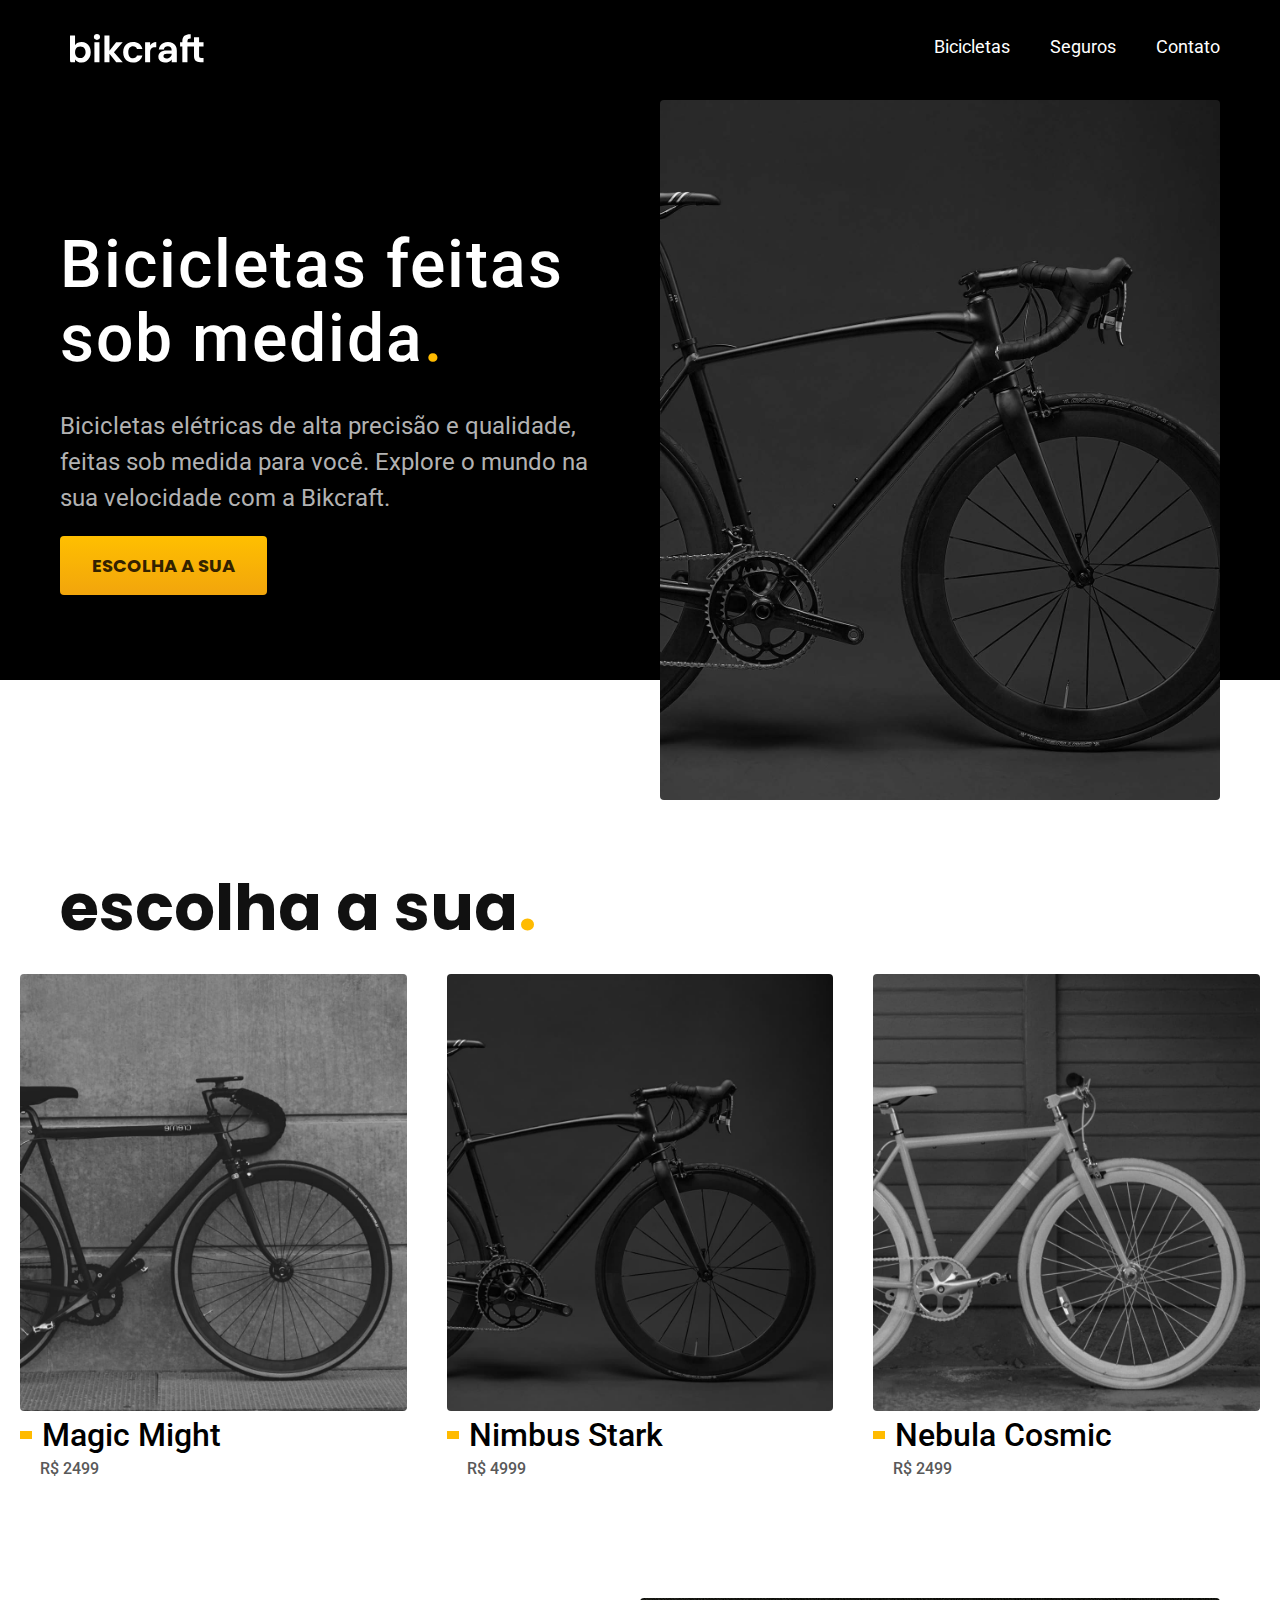
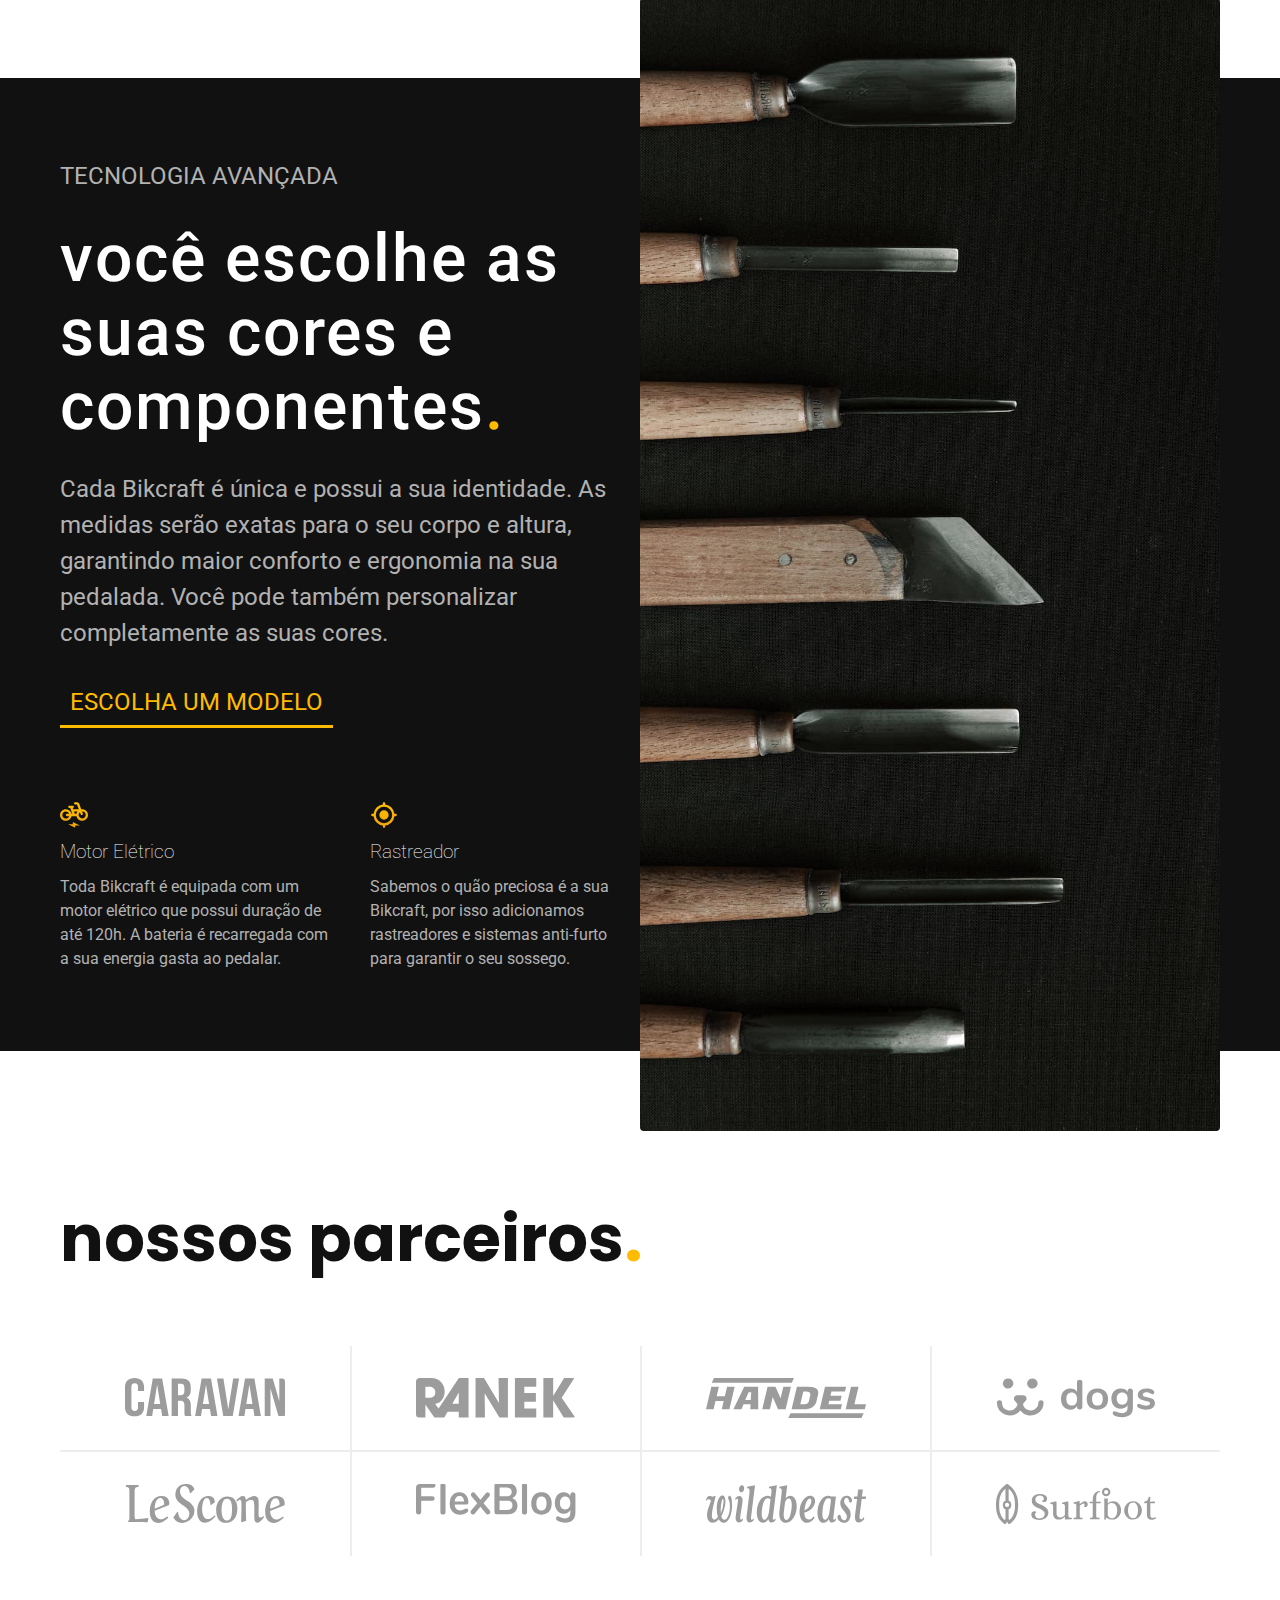
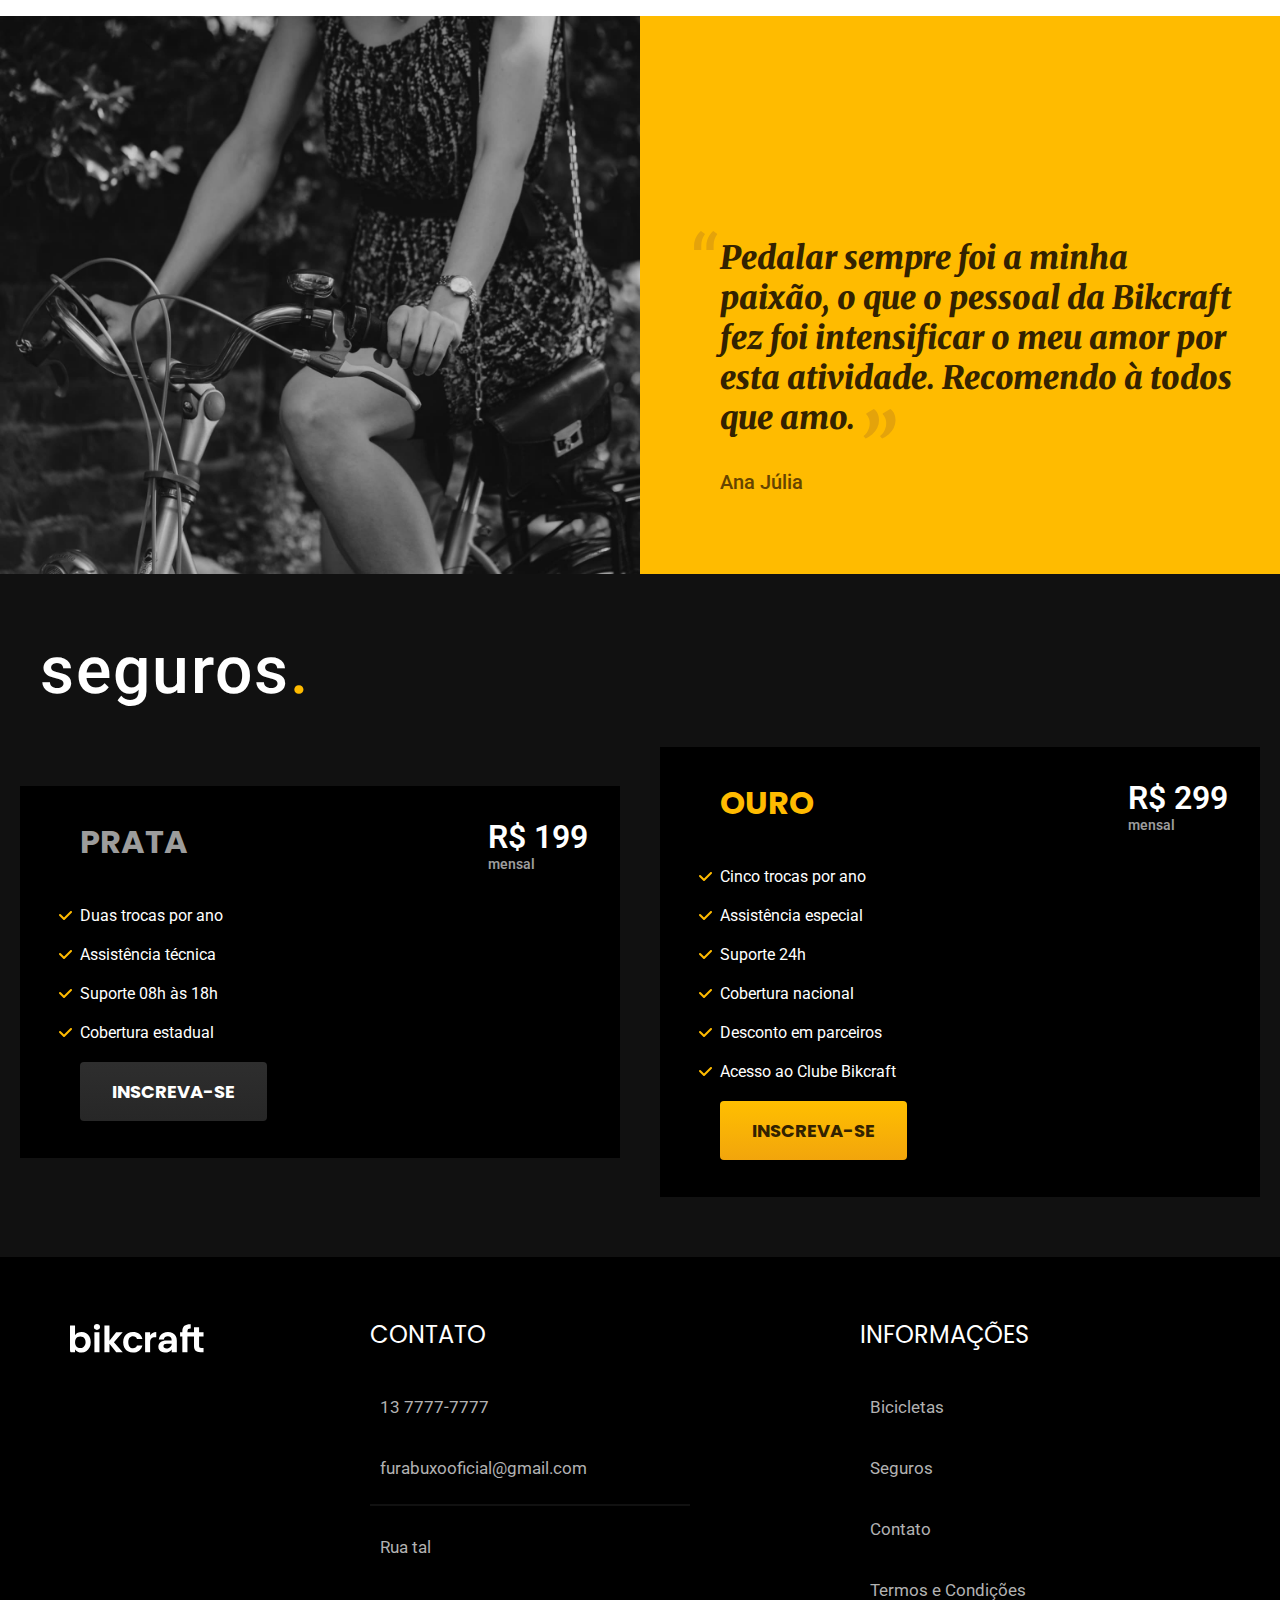
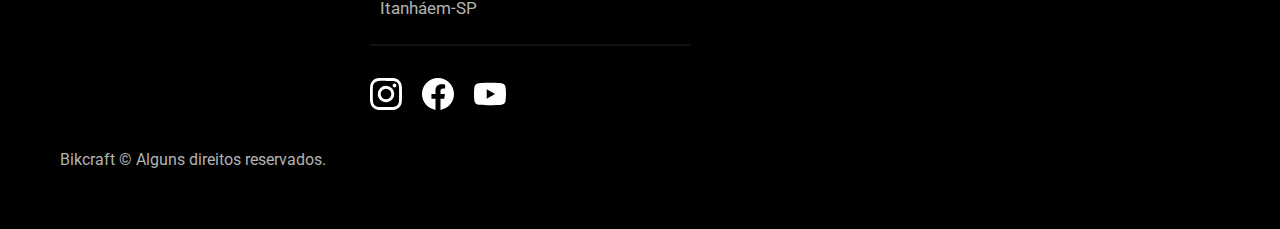
<file: index.html>
<!DOCTYPE html>
<html lang="pt-br">

<head>
    <meta charset="UTF-8">
    <meta http-equiv="X-UA-Compatible" content="IE=edge">
    <meta name="viewport" content="width=device-width, initial-scale=1.0">
    <meta name="description" content="#">
    <title>projeto Bikcraft</title>
    <link rel="stylesheet" href="./css/global/style.css">
    <link rel="preconnect" href="https://fonts.googleapis.com">
    <link rel="preconnect" href="https://fonts.gstatic.com" crossorigin>
    <link href="https://fonts.googleapis.com/css2?family=Poppins:wght@400;600&family=Roboto:wght@400;500&display=swap" rel="stylesheet">
    <link href="https://fonts.googleapis.com/css2?family=Merriweather:ital,wght@1,300;1,400;1,900&display=swap" rel="stylesheet">

<body>
    <header class="header-fundo">
        <div class="header-menu container">
            <a href="./"><img src="./img/bikcraft.svg" alt="logo-marca"></a>
            <nav aria-label="navegação primaria">
                <ul class="header-nav">
                    <li><a href="./bicicletas.html">Bicicletas</a></li>
                    <li><a href="./seguros.html">Seguros</a></li>
                    <li><a href="./contato.html">Contato</a></li>
                </ul>
            </nav>
        </div>
    </header>

    <main class="introducao-fundo">
        <div class="introducao container">
            <div class="introducao-info">
                <h1 class="titulo-g">Bicicletas feitas sob medida<span>.</span></h1>
                <p class="texto-bg-preto">Bicicletas elétricas de alta precisão e qualidade, feitas sob medida para você. Explore o mundo na
                    sua velocidade com a Bikcraft.</p>
                <a href="./bicicletas.html" class="botao">ESCOLHA A SUA</a>
            </div>
            <div>
                <img src="./img/fotos/introducao.jpg" alt="nimbus1" width="1280" height="1600">
            </div>
        </div>
    </main>
    <article class="escolha">
        <h2 class="container">escolha a sua<span>.</span></h2>
        <ul>
            <li>
                <a href="./bicicletas/magic.html">
                    <img src="./img/bicicletas/magic-home.jpg" alt="">
                    <h3>Magic Might</h3>
                    <span>R$ 2499</span>
                </a>
            </li>
            <li>
                <a href="./bicicletas/nimbus.html">
                    <img src="./img/bicicletas/nimbus-home.jpg" alt="">
                    <h3>Nimbus Stark</h3>
                    <span>R$ 4999</span>
                </a>
            </li>
            <li>
                <a href="/bicicletas/nebula.html">
                    <img src="./img/bicicletas/nebula-home.jpg" alt="">
                    <h3>Nebula Cosmic</h3>
                    <span>R$ 2499</span>
                </a>
            </li>
        </ul>
    </article>

    <article class="tecnologias-fundo">
        <div class="tecnologias container">
            <div class="tecnologias-info">
                <p class="texto-bg-preto">TECNOLOGIA AVANÇADA</p>
                <h2 class="titulo-g">você escolhe as suas cores e componentes<span>.</span></h2>
                <p class="texto-bg-preto">
                    Cada Bikcraft é única e possui a sua identidade. As medidas serão exatas para o seu corpo e altura, garantindo maior conforto e ergonomia na sua pedalada. Você pode também personalizar completamente as suas cores.
                </p>
                <a href="./bicicletas.html" class="texto-bg-preto">ESCOLHA UM MODELO</a>
                <div class="tecnologias-flex">
                    <div class="tecnologias-flex-conteudo">
                        <img src="./img/icones/eletrica.svg" alt="">
                        <h3>Motor Elétrico</h3>
                        <p>Toda Bikcraft é equipada com um motor elétrico que possui duração de até 120h. A bateria é recarregada com a sua energia gasta ao pedalar.</p>
                    </div>
                    <div class="tecnologias-flex-conteudo">
                        <img src="./img/icones/rastreador.svg" alt="">
                        <h3>Rastreador</h3>
                        <p>Sabemos o quão preciosa é a sua Bikcraft, por isso adicionamos rastreadores e sistemas anti-furto para garantir o seu sossego.</p>
                    </div>
                </div>
            </div>
            <div>
                <img src="./img/fotos/tecnologia.jpg" alt="" class="tecimg">
            </div>
        </div>
    </article>
    <section class="parceiros container" aria-label="parceiros">
        <h2>nossos parceiros<span>.</span></h2>
        <ul class="parceiros-grid">
            <li><img src="./img/parceiros/caravan.svg" alt=""></li>
            <li><img src="./img/parceiros/ranek.svg" alt=""></li>
            <li><img src="./img/parceiros/handel.svg" alt=""></li>
            <li><img src="./img/parceiros/dogs.svg" alt=""></li>
            <li><img src="./img/parceiros/lescone.svg" alt=""></li>
            <li><img  src="./img/parceiros/flexblog.svg" alt=""></li>
            <li><img src="./img/parceiros/wildbeast.svg" alt=""></li>
            <li><img src="./img/parceiros/surfbot.svg" alt=""></li>
        </ul>
    </section>

    <section class="depoimentos" aria-label="depoimento">
        <div class="depoimentos-grid">
            <div>
                <img src="./img/fotos/depoimento.jpg" alt="">
            </div>
            <blockquote class="depoimento-conteudo">
                <p>Pedalar sempre foi a minha paixão, o que o pessoal da Bikcraft fez foi intensificar o meu amor por esta atividade. Recomendo à todos que amo.
                </p>
                <span>Ana Júlia</span>
            </blockquote>
        </div>
    </section>

    <article class="seguros">
        <h2 class="titulo-g">seguros<span>.</span></h2>

        <div class="seguros-mensal">
            <div>
                <h3>PRATA</h3>
                <ul>
                    <li>Duas trocas por ano</li>
                    <li>Assistência técnica</li>
                    <li>Suporte 08h às 18h</li>
                    <li>Cobertura estadual</li>
                </ul>
                <a href="./orcamento.html" class="botao secundario">INSCREVA-SE</a>
            </div>
            <span>R$ 199</span>
        </div>

        <div class="seguros-mensal">
            <div>
                <h3 id="ouro">OURO</h3>
                <ul>
                    <li>Cinco trocas por ano</li>
                    <li>Assistência especial</li>
                    <li>Suporte 24h</li>
                    <li>Cobertura nacional</li>
                    <li>Desconto em parceiros</li>
                    <li>Acesso ao Clube Bikcraft</li>
                </ul>
                <a href="./orcamento.html" class="botao">INSCREVA-SE</a>
            </div>
            <span>R$ 299</span>
        </div>
    </article>


    <footer>
        <div class="logo-footer">
            <a href="./"><img src="./img/bikcraft.svg" alt="logo-marca"></a>
        </div>
        <div>
            <h3>CONTATO</h3>
            <ul class="contatos">
                <li><a href="tel:+5513997379899">13 7777-7777</a></li>
                <li><a href="mailto:furabuxooficial@gmail.com">furabuxooficial@gmail.com</a></li>
                <li><a href="/">Rua tal</a></li>
                <li><a href="/">Itanháem-SP</a></li>
            </ul>
            <div class="footer-icones">
                <img src="./img/redes/instagram.svg" alt="instagram">
                <img src="./img/redes/facebook.svg" alt="facebook">
                <img src="./img/redes/youtube.svg" alt="youtube">
            </div>
        </div>
        <div>
            <h3>INFORMAÇÕES</h3>
            <nav>
                <ul>
                    <li><a href="./bicicletas.html">Bicicletas</a></li>
                    <li><a href="./seguros.html">Seguros</a></li>
                    <li><a href="./contato.html">Contato</a></li>
                    <li><a href="./termos.html">Termos e Condições</a></li>
                </ul>
            </nav>
        </div>
        <p class="footer-copy">Bikcraft © Alguns direitos reservados.</p>
    </footer>
</body>

</html>
</file>
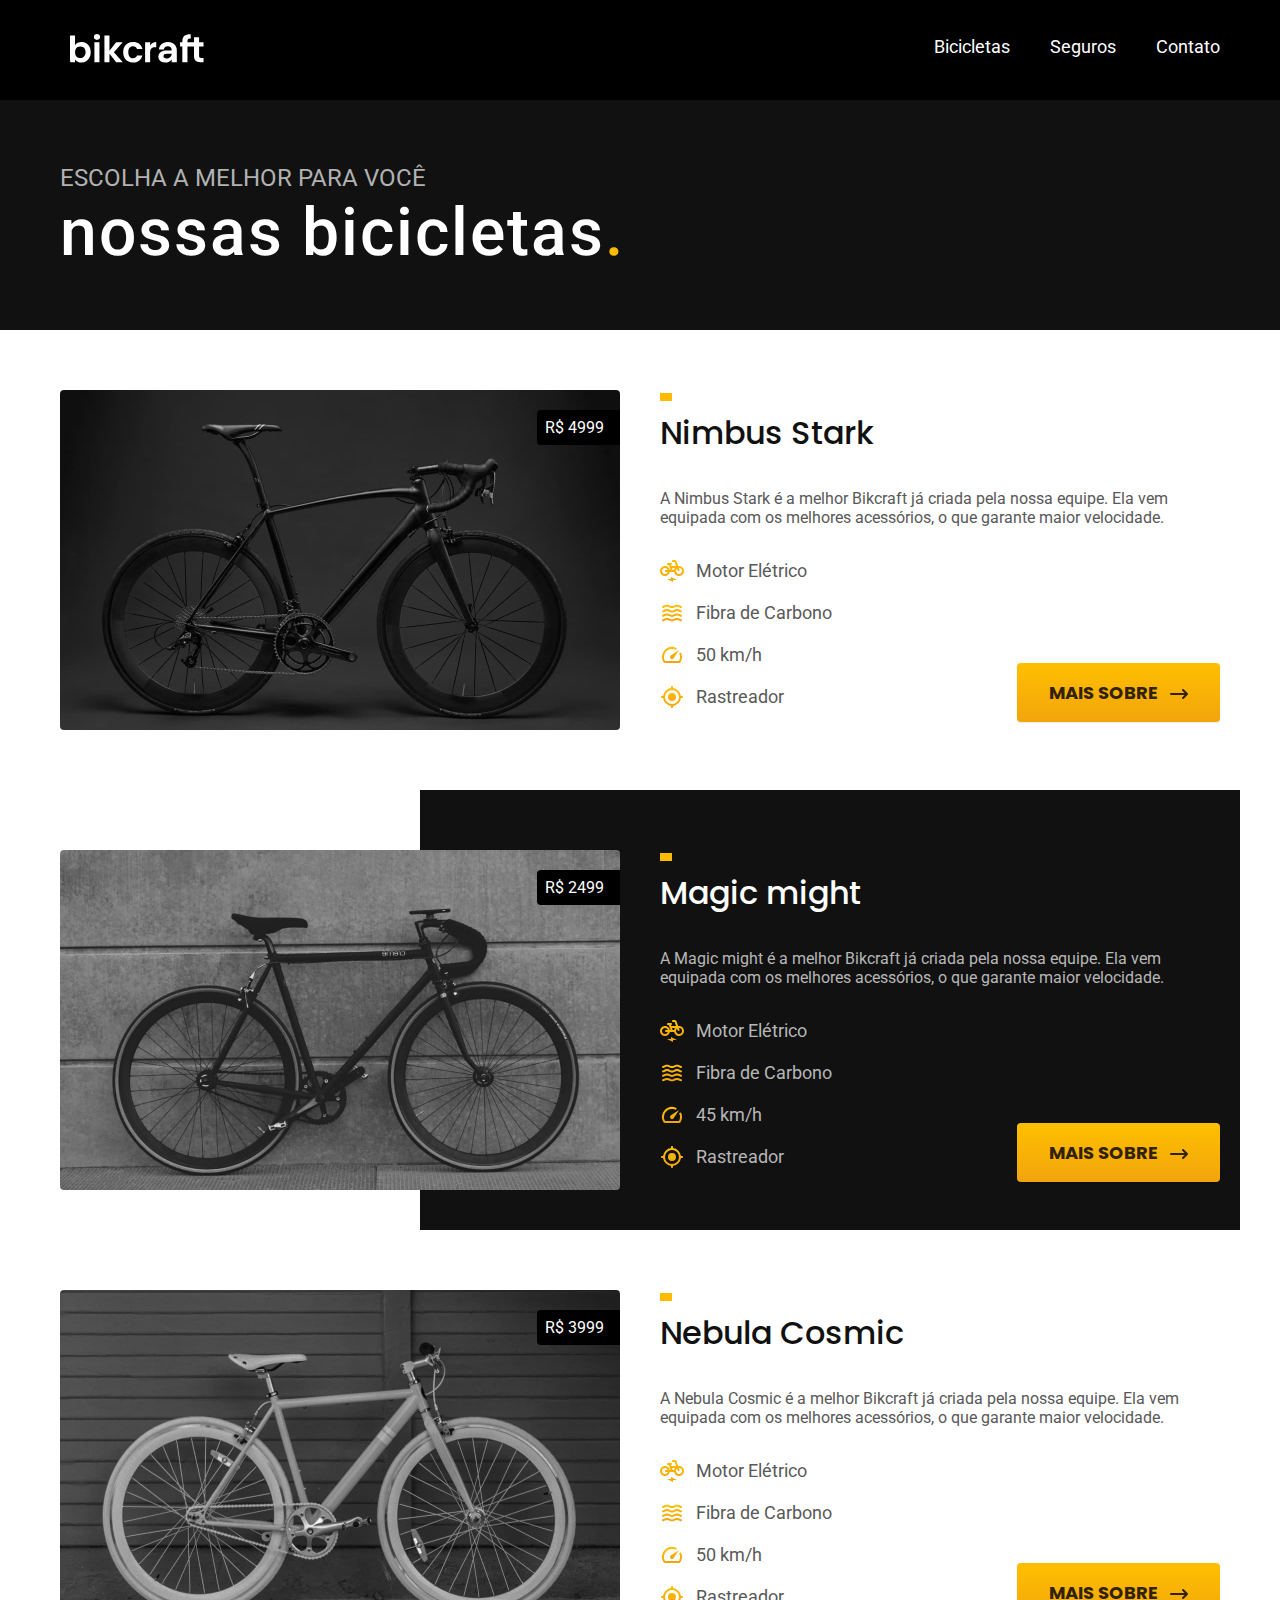
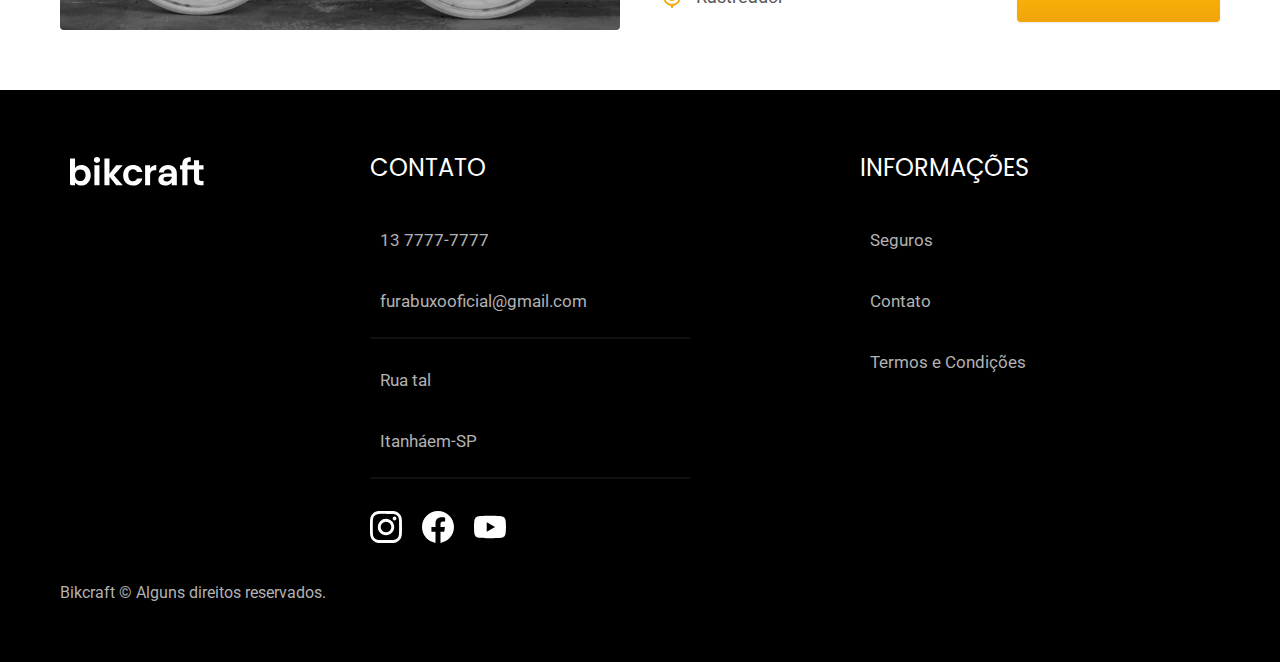
<file: bicicletas.html>
<!DOCTYPE html>
<html lang="pt-br">

<head>
    <meta charset="UTF-8">
    <meta http-equiv="X-UA-Compatible" content="IE=edge">
    <meta name="viewport" content="width=device-width, initial-scale=1.0">
    <meta name="description" content="#">
    <title>Bicicletas / Escolha</title>
    <link rel="stylesheet" href="./css/global/style.css">
    <link rel="preconnect" href="https://fonts.googleapis.com">
    <link rel="preconnect" href="https://fonts.gstatic.com" crossorigin>
    <link href="https://fonts.googleapis.com/css2?family=Poppins:wght@400;600&family=Roboto:wght@400;500&display=swap" rel="stylesheet">
    <link href="https://fonts.googleapis.com/css2?family=Merriweather:ital,wght@1,300;1,400;1,900&display=swap" rel="stylesheet">

<body>
    <header class="header-fundo">
        <div class="header-menu container">
            <a href="./index.html"><img src="./img/bikcraft.svg" alt="logo-marca"></a>
            <nav aria-label="navegação primaria">
                <ul class="header-nav">
                    <li><a href="./bicicletas.html">Bicicletas</a></li>
                    <li><a href="./seguros.html">Seguros</a></li>
                    <li><a href="./contato.html">Contato</a></li>
                </ul>
            </nav>
        </div>
    </header>


    <main class="">
        <div class="titulos-internos">
            <p class="texto-bg-preto container">ESCOLHA A MELHOR PARA VOCÊ</p>
            <h1 class="titulo-g container">nossas bicicletas<span>.</span></h1>
        </div>

<section>
    
            <div class="bicicletas-bik container">
                <div class="bicicletas-preco">
                    <img src="./img/bicicletas/nimbus.jpg" alt="nimbus">
                    <span>R$ 4999</span>
                </div>
                <div class="bicicletas-bik-conteudo">
                    <h2>Nimbus Stark</h2>
                    <p>A Nimbus Stark é a melhor Bikcraft já criada pela nossa equipe. Ela vem equipada com os melhores acessórios, o que garante maior velocidade.</p>
                    <div class="bicicletas-bik-lista">
                        <ul>
                            <li><img src="./img/icones/eletrica.svg" alt=""> Motor Elétrico</li>
                            <li><img src="./img/icones/carbono.svg" alt=""> Fibra de Carbono</li>
                            <li><img src="./img/icones/velocidade.svg" alt=""> 50 km/h</li>
                            <li><img src="./img/icones/rastreador.svg" alt=""> Rastreador</li>
                        </ul>
                        <a href="./bicicletas/nimbus.html" class="botao">MAIS SOBRE <img src="./img/icones/seta.svg" alt=""></a>
                    </div>
                </div>
            </div>
    
    
    
    
            <div class="bicicletas-bik" id="bicicletas-fundo-preto">
                <div class="bicicletas-preco">
                    <img src="./img/bicicletas/magic.jpg" alt="magic">
                    <span>R$ 2499</span>
                </div>
                <div class="bicicletas-bik-conteudo">
                    <h2>Magic might</h2>
                    <p>A Magic might é a melhor Bikcraft já criada pela nossa equipe. Ela vem equipada com os melhores acessórios, o que garante maior velocidade.</p>
                    <div class="bicicletas-bik-lista">
                        <ul>
                            <li><img src="./img/icones/eletrica.svg" alt=""> Motor Elétrico</li>
                            <li><img src="./img/icones/carbono.svg" alt=""> Fibra de Carbono</li>
                            <li><img src="./img/icones/velocidade.svg" alt=""> 45 km/h</li>
                            <li><img src="./img/icones/rastreador.svg" alt=""> Rastreador</li>
                        </ul>
                        <a href="./bicicletas/magic.html" class="botao">MAIS SOBRE <img src="./img/icones/seta.svg" alt=""></a>
                    </div>
                </div>
            </div>


        <div class="bicicletas-bik container">
            <div class="bicicletas-preco">
                <img src="./img/bicicletas/nebula.jpg" alt="nebula">
                <span>R$ 3999</span>
            </div>
            <div class="bicicletas-bik-conteudo">
                <h2>Nebula Cosmic</h2>
                <p>A Nebula Cosmic é a melhor Bikcraft já criada pela nossa equipe. Ela vem equipada com os melhores acessórios, o que garante maior velocidade.</p>
                <div class="bicicletas-bik-lista">
                    <ul>
                        <li><img src="./img/icones/eletrica.svg" alt=""> Motor Elétrico</li>
                        <li><img src="./img/icones/carbono.svg" alt=""> Fibra de Carbono</li>
                        <li><img src="./img/icones/velocidade.svg" alt=""> 50 km/h</li>
                        <li><img src="./img/icones/rastreador.svg" alt=""> Rastreador</li>
                    </ul>
                    <a href="./bicicletas/nebula.html" class="botao">MAIS SOBRE <img src="./img/icones/seta.svg" alt=""></a>
                </div>
            </div>
        </div>
</section>


    </main>



    <footer>
        <div class="logo-footer">
            <a href="./"><img src="./img/bikcraft.svg" alt="logo-marca"></a>
        </div>
        <div>
            <h3>CONTATO</h3>
            <ul class="contatos">
                <li><a href="tel:+5513997379899">13 7777-7777</a></li>
                <li><a href="mailto:furabuxooficial@gmail.com">furabuxooficial@gmail.com</a></li>
                <li><a href="/">Rua tal</a></li>
                <li><a href="/">Itanháem-SP</a></li>
            </ul>
            <div class="footer-icones">
                <img src="./img/redes/instagram.svg" alt="instagram">
                <img src="./img/redes/facebook.svg" alt="facebook">
                <img src="./img/redes/youtube.svg" alt="youtube">
            </div>
        </div>
        <div>
            <h3>INFORMAÇÕES</h3>
            <nav>
                <ul>
                    <li><a href="./seguros.html">Seguros</a></li>
                    <li><a href="./contato.html">Contato</a></li>
                    <li><a href="./termos.html">Termos e Condições</a></li>
                </ul>
            </nav>
        </div>
        <p class="footer-copy">Bikcraft © Alguns direitos reservados.</p>
    </footer>
</body>

</html>
</file>
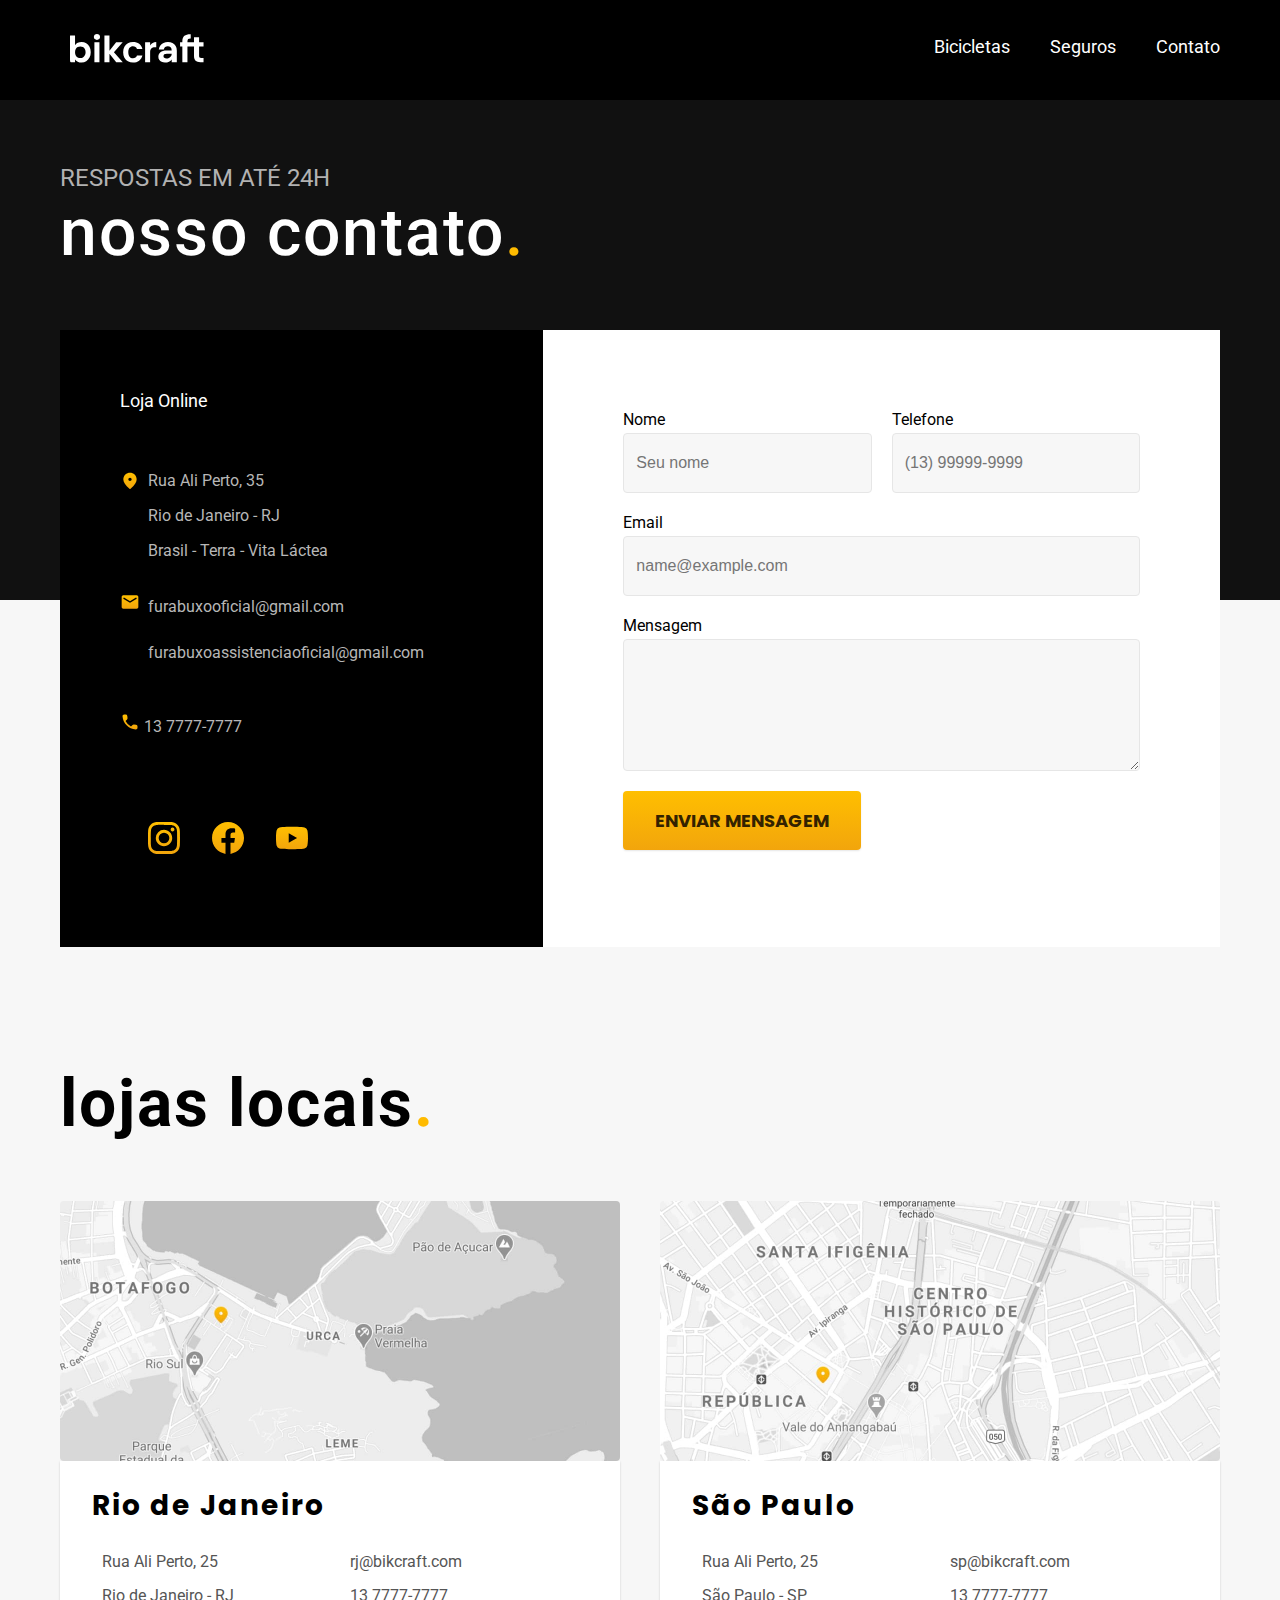
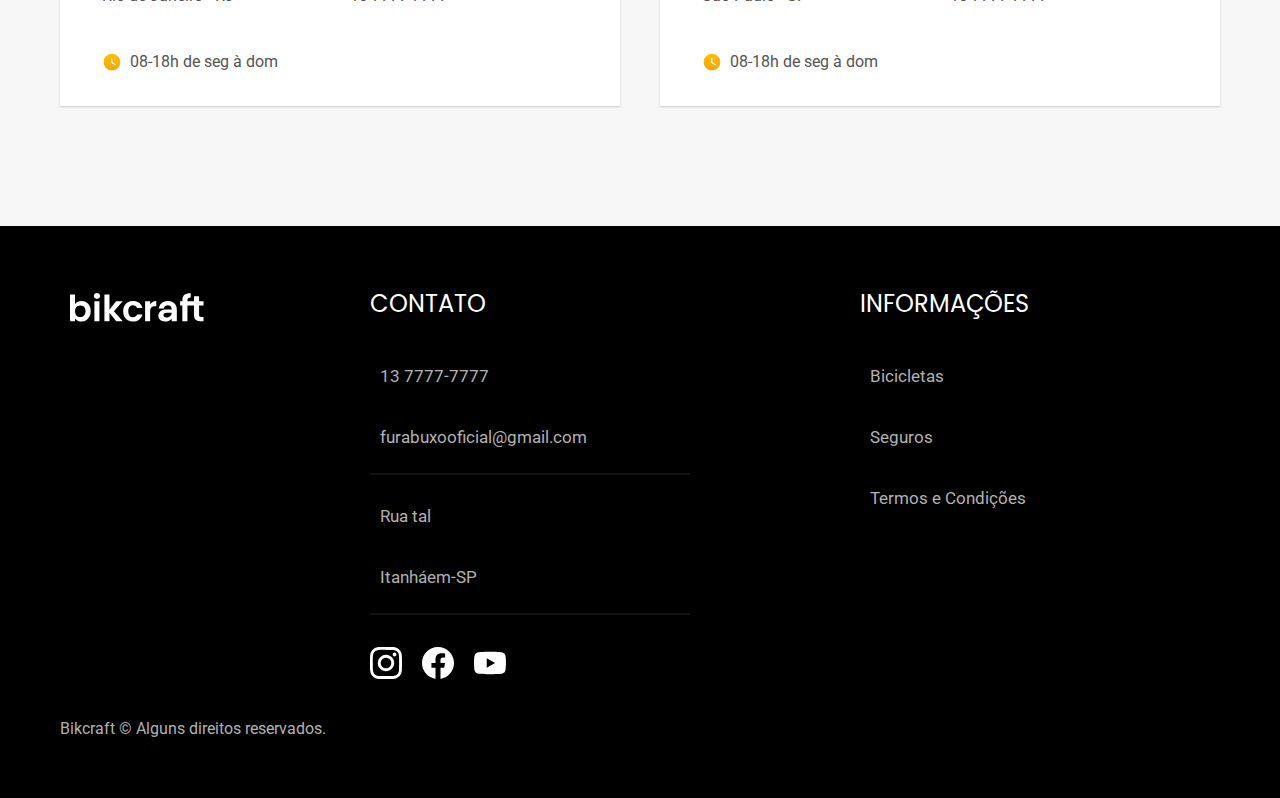
<file: contato.html>
<!DOCTYPE html>
<html lang="pt-br">

<head>
    <meta charset="UTF-8">
    <meta http-equiv="X-UA-Compatible" content="IE=edge">
    <meta name="viewport" content="width=device-width, initial-scale=1.0">
    <meta name="description" content="#">
    <title>formulario</title>
    <link rel="stylesheet" href="./css/global/style.css">
    <link rel="preconnect" href="https://fonts.googleapis.com">
    <link rel="preconnect" href="https://fonts.gstatic.com" crossorigin>
    <link href="https://fonts.googleapis.com/css2?family=Poppins:wght@400;600&family=Roboto:wght@400;500&display=swap"
        rel="stylesheet">
    <link href="https://fonts.googleapis.com/css2?family=Merriweather:ital,wght@1,300;1,400;1,900&display=swap"
        rel="stylesheet">

<body id="contato">
    <header class="header-fundo">
        <div class="header-menu container">
            <a href="../index.html"><img src="../img/bikcraft.svg" alt="logo-marca"></a>
            <nav aria-label="navegação primaria">
                <ul class="header-nav">
                    <li><a href="../bicicletas.html">Bicicletas</a></li>
                    <li><a href="../seguros.html">Seguros</a></li>
                    <li><a href="./contato.html">Contato</a></li>
                </ul>
            </nav>
        </div>
    </header>








    <main>
            <div class="titulos-internos container">
                <p class="texto-bg-preto container">RESPOSTAS EM ATÉ 24H</p>
                <h1 class="titulo-g container">nosso contato<span>.</span></h1>
             </div>
         <div class="contato container">
             <section aria-label="informações para contato" class="contato-bg">
                 <h2>Loja Online</h2>
                 <ul class="contato-endereco">
                     <li>Rua Ali Perto, 35</li>
                     <li>Rio de Janeiro - RJ</li>
                     <li>Brasil - Terra - Vita Láctea</li>
                 </ul>
                 <address class="contato-links">
                     <a href="mailto:furabuxooficial@gmail.com">furabuxooficial@gmail.com</a>
                     <a href="mailto:furabuxoassistenciaoficial@gmail.com">furabuxoassistenciaoficial@gmail.com</a>
                     <a href="tel:+5513997379899">13 7777-7777</a>
                 </address>
                 <ul class="contato-img">
                     <li><a aria-label="instagram" href="/"><img src="./img/redes/instagram-p.svg" alt=""></a></li>
                     <li><a aria-label="facebook" href="/"><img src="./img/redes/facebook-p.svg" alt=""></a></li>
                     <li><a aria-label="youtube" href="/"><img src="./img/redes/youtube-p.svg" alt=""></a></li>
                 </ul>
             </section>
             
            <section aria-label="dados do cliente" class="formulario">
                <form class="form" action="./contato.html" method="post">
                     <div class="form-nometel">
                         <div>
                             <label for="nome">Nome</label>
                             <input type="text" id="nome" name="nome"
                             placeholder="Seu nome">
                         </div>
                         <div>
                             <label for="Telefone">Telefone</label>
                             <input type="text" id="telefone" name="telefone" placeholder="(13) 99999-9999">
                         </div>
                     </div>
                     <div>
                         <label for="email">Email</label>
                         <input type="email" name="email" id="email" placeholder="name@example.com">
                     </div>
                    <div>
                        <label for="mensagem" > Mensagem
                        </label >
                        <textarea rows="5" id="mensagem" name="mensagem" placeholder="O que você precisa"> 
                        </textarea>
                    </div>
                     <button type="button" class="botao">ENVIAR MENSAGEM</button>
                </form>
            <section>
             </div>
         </div>
    </main>


    <article class="local container">
        <h2 class="titulo-g">lojas locais<span>.</span></h2>
        <div>
            <div class="local-img">
                <img src="./img/lojas/rj.jpg" alt="mapa loja do Rio de Janeiro">
            </div>
            <div class="local-conteudo">
                <h3>Rio de Janeiro</h3>
                <div>
                    <p>Rua Ali Perto, 25</p>
                    <p>Rio de Janeiro - RJ</p>
                </div>
                <address>
                    <a href="mailto:rj@bikcraft.com">rj@bikcraft.com</a>
                    <a href="tel:+5513997379899">13 7777-7777</a>
                </address>
                <p class="loja-tempo"><img src="./img/icones/horario.svg" alt="">08-18h de seg à dom</p>
            </div>
        </div>


        <div>
            <div class="local-img">
              <img src="./img/lojas/sp.jpg" alt="mapa loja do Rio de Janeiro">
            </div>
            <div class="local-conteudo">          
                <h3>São Paulo</h3>
                <div>
                    <p>Rua Ali Perto, 25</p>
                    <p>São Paulo - SP</p>
                </div>
                <address>
                    <a href="mailto:sp@bikcraft.com">sp@bikcraft.com</a>
                    <a href="tel:+5513997379899">13 7777-7777</a>
                </address>
                <p class="loja-tempo"><img src="./img/icones/horario.svg" alt="">08-18h de seg à dom</p>
            </div>
        </div>
    </article>










    <footer>
        <div class="logo-footer">
            <a href="../index.html"><img src="../img/bikcraft.svg" alt="logo-marca"></a>
        </div>
        <div>
            <h3>CONTATO</h3>
            <ul class="contatos">
                <li><a href="tel:+5513997379899">13 7777-7777</a></li>
                <li><a href="mailto:furabuxooficial@gmail.com">furabuxooficial@gmail.com</a></li>
                <li><a href="/">Rua tal</a></li>
                <li><a href="/">Itanháem-SP</a></li>
            </ul>
            <div class="footer-icones">
                <img src="../img/redes/instagram.svg" alt="instagram">
                <img src="../img/redes/facebook.svg" alt="facebook">
                <img src="../img/redes/youtube.svg" alt="youtube">
            </div>
        </div>
        <div>
            <h3>INFORMAÇÕES</h3>
            <nav>
                <ul>
                    <li><a href="./bicicletas.html">Bicicletas</a></li>
                    <li><a href="./seguros.html">Seguros</a></li>
                    <li><a href="./termos.html">Termos e Condições</a></li>
                </ul>
            </nav>
        </div>
        <p class="footer-copy">Bikcraft © Alguns direitos reservados.</p>
    </footer>
</body>

</html>
</file>
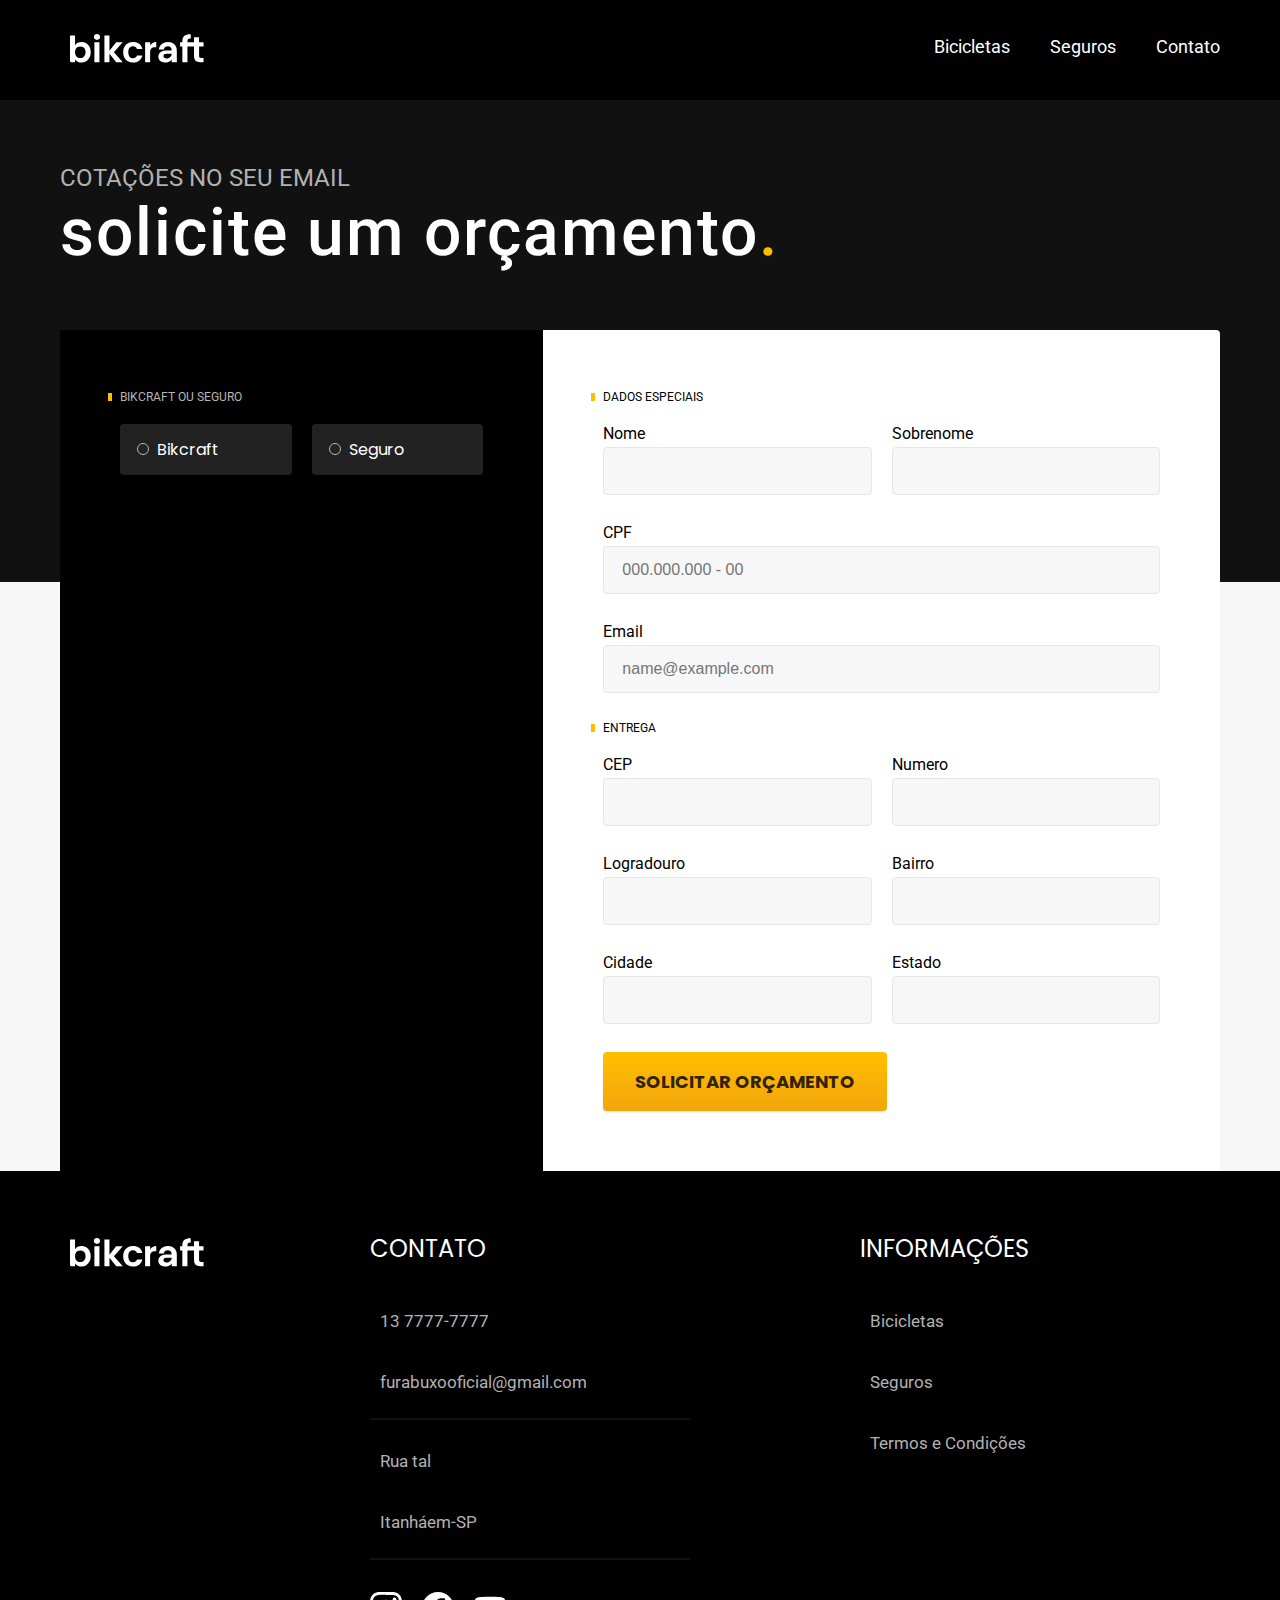
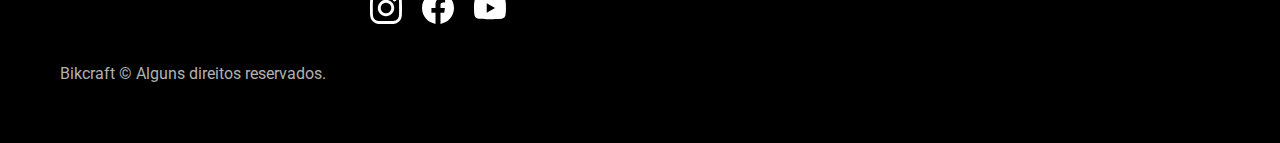
<file: orcamento.html>
<!DOCTYPE html>
<html lang="pt-br">

<head>
    <meta charset="UTF-8">
    <meta http-equiv="X-UA-Compatible" content="IE=edge">
    <meta name="viewport" content="width=device-width, initial-scale=1.0">
    <meta name="description" content="#">
    <title>Nosso Contato</title>
    <link rel="stylesheet" href="./css/global/style.css">
    <link rel="preconnect" href="https://fonts.googleapis.com">
    <link rel="preconnect" href="https://fonts.gstatic.com" crossorigin>
    <link href="https://fonts.googleapis.com/css2?family=Poppins:wght@400;600&family=Roboto:wght@400;500&display=swap"
        rel="stylesheet">
    <link href="https://fonts.googleapis.com/css2?family=Merriweather:ital,wght@1,300;1,400;1,900&display=swap"
        rel="stylesheet">

<body id="orcamento">
    <header class="header-fundo">
        <div class="header-menu container">
            <a href="./index.html"><img src="./img/bikcraft.svg" alt="logo-marca"></a>
            <nav aria-label="navegação primaria">
                <ul class="header-nav">
                    <li><a href="./bicicletas.html">Bicicletas</a></li>
                    <li><a href="./seguros.html">Seguros</a></li>
                    <li><a href="./contato.html">Contato</a></li>
                </ul>
            </nav>
        </div>
    </header>








<main>
<div class="titulos-internos ">
    <p class="texto-bg-preto container">COTAÇÕES NO SEU EMAIL</p>
    <h1 class="titulo-g container">solicite um orçamento<span>.</span></h1>
</div>
<section aria-label="dados do cliente">
    <form class="orcamento-bg" action="./orcamento.html" method="get">



        <div class="orcamento">
            <h2>Bikcraft ou Seguro</h2>

            <input type="radio" name="tipo" value="bikcraft" id="orcamento-bikcraft">
            <label for="orcamento-bikcraft">Bikcraft</label>


            <input type="radio" name="tipo" value="bikcraft" id="orcamento-seguro">
            <label for="orcamento-seguro">Seguro</label>


            <div class="orcamento-conteudo" id="orcamento-bikcraft-dois">
                <h2>Escolha a sua (Bikcraft)
                </h2>

                <input type="radio" name="produto" value="nimbus" id="nimbus">
                <label for="nimbus">Nimbus Stark <span>R$ 4999</span></label>

                <div class="orcamento-detalhe">
                    <ul>
                        <li><img src="./img/icones/eletrica.svg" alt="">Motor Elétrica</li>
                        <li><img src="./img/icones/carbono.svg" alt="">Fibra de Carbono</li>
                        <li><img src="./img/icones/horario.svg" alt="">50 km/h</li>
                        <li><img src="./img/icones/rastreador.svg" alt="">Rastreador</li>
                    </ul>
                    <img src="./img/bicicletas/nimbus.jpg" alt="">
                </div>


                <input type="radio" name="produto" value="ouro" id="magic">
                <label for="magic">Magic Might <span>R$ 2499</span></label>

                <div class="orcamento-detalhe">
                    <ul>
                        <li><img src="./img/icones/eletrica.svg" alt="">Motor Elétrica</li>
                        <li><img src="./img/icones/carbono.svg" alt="">Fibra de Carbono</li>
                        <li><img src="./img/icones/horario.svg" alt="">50 km/h</li>
                        <li><img src="./img/icones/rastreador.svg" alt="">Rastreador</li>
                    </ul>
                    <img src="./img/bicicletas/magic.jpg" alt="">
                </div>


                <input type="radio" name="produto" value="nebula" id="nebula">
                <label for="nebula">Nebula Cosmic <span>R$ 3999</span></label>

                <div class="orcamento-detalhe">
                    <ul>
                        <li><img src="./img/icones/eletrica.svg" alt="">Motor Elétrica</li>
                        <li><img src="./img/icones/carbono.svg" alt="">Fibra de Carbono</li>
                        <li><img src="./img/icones/horario.svg" alt="">50 km/h</li>
                        <li><img src="./img/icones/rastreador.svg" alt="">Rastreador</li>
                    </ul>
                    <img src="./img/bicicletas/nebula.jpg" alt="">
                </div>
            </div>

            <div class="orcamento-conteudo" id="orcamento-seguro-dois">
                <h2>Escolha o plano</h2>
                <input type="radio" name="escolha-seguro" value="prata" id="prata">
                <label for="prata">Prata <span>R$ 199</span></label>


                <input type="radio" name="escolha-seguro" value="ouro" id="ouro">
                <label for="ouro">Ouro <span>R$ 299</span></label>
            </div>


        </div>







        <div class="form">
            <h2>DADOS ESPECIAIS</h2>
            
            <div class="form-nometel">
                <div>
                    <label for="nome">Nome</label>
                    <input type="text" id="nome" name="nome">
                </div>
                <div>
                    <label for="sobrenome">Sobrenome</label>
                    <input type="text" id="sobrenome" name="sobrenome">
                </div>
            </div>

            

            <div>
                <label for="cpf">CPF</label>
                <input type="text" name="cpf" id="cpf" placeholder="000.000.000 - 00">
            </div>
            <div>
                <label for="email">Email</label>
                <input type="text" name="email" id="email" placeholder="name@example.com">
            </div>

            <h2>ENTREGA</h2>

            <div class="form-nometel">
                <div>
                    <label for="cep">CEP</label>
                    <input type="text" id="cep" name="">
                </div>
                <div>
                    <label for="numero">Numero</label>
                    <input type="text" id="numero" name="numero">
                </div>
                <div>
                    <label for="logradouro">Logradouro</label>
                    <input type="text" id="logradouro" name="logradouro">
                </div>
                <div>
                    <label for="bairro">Bairro</label>
                    <input type="text" id="bairro" name="bairro">
                </div>
                <div>
                    <label for="cidade">Cidade</label>
                    <input type="text" id="cidade" name="cidade">
                </div>
                <div>
                    <label for="estado">Estado</label>
                    <input type="text" id="estado" name="estado">
                </div>
            </div>
            <button class="botao" >SOLICITAR ORÇAMENTO</button>
        </div>
                   
    </form>
</section>

</main>











    <footer>
        <div class="logo-footer">
            <a href="./index.html"><img src="./img/bikcraft.svg" alt="logo-marca"></a>
        </div>
        <div>
            <h3>CONTATO</h3>
            <ul class="contatos">
                <li><a href="tel:+5513997379899">13 7777-7777</a></li>
                <li><a href="mailto:furabuxooficial@gmail.com">furabuxooficial@gmail.com</a></li>
                <li><a href="/">Rua tal</a></li>
                <li><a href="/">Itanháem-SP</a></li>
            </ul>
            <div class="footer-icones">
                <img src="./img/redes/instagram.svg" alt="instagram">
                <img src="./img/redes/facebook.svg" alt="facebook">
                <img src="./img/redes/youtube.svg" alt="youtube">
            </div>
        </div>
        <div>
            <h3>INFORMAÇÕES</h3>
            <nav>
                <ul>
                    <li><a href="./bicicletas.html">Bicicletas</a></li>
                    <li><a href="./seguros.html">Seguros</a></li>
                    <li><a href="./termos.html">Termos e Condições</a></li>
                </ul>
            </nav>
        </div>
        <p class="footer-copy">Bikcraft © Alguns direitos reservados.</p>
    </footer>
</body>

</html>
</file>
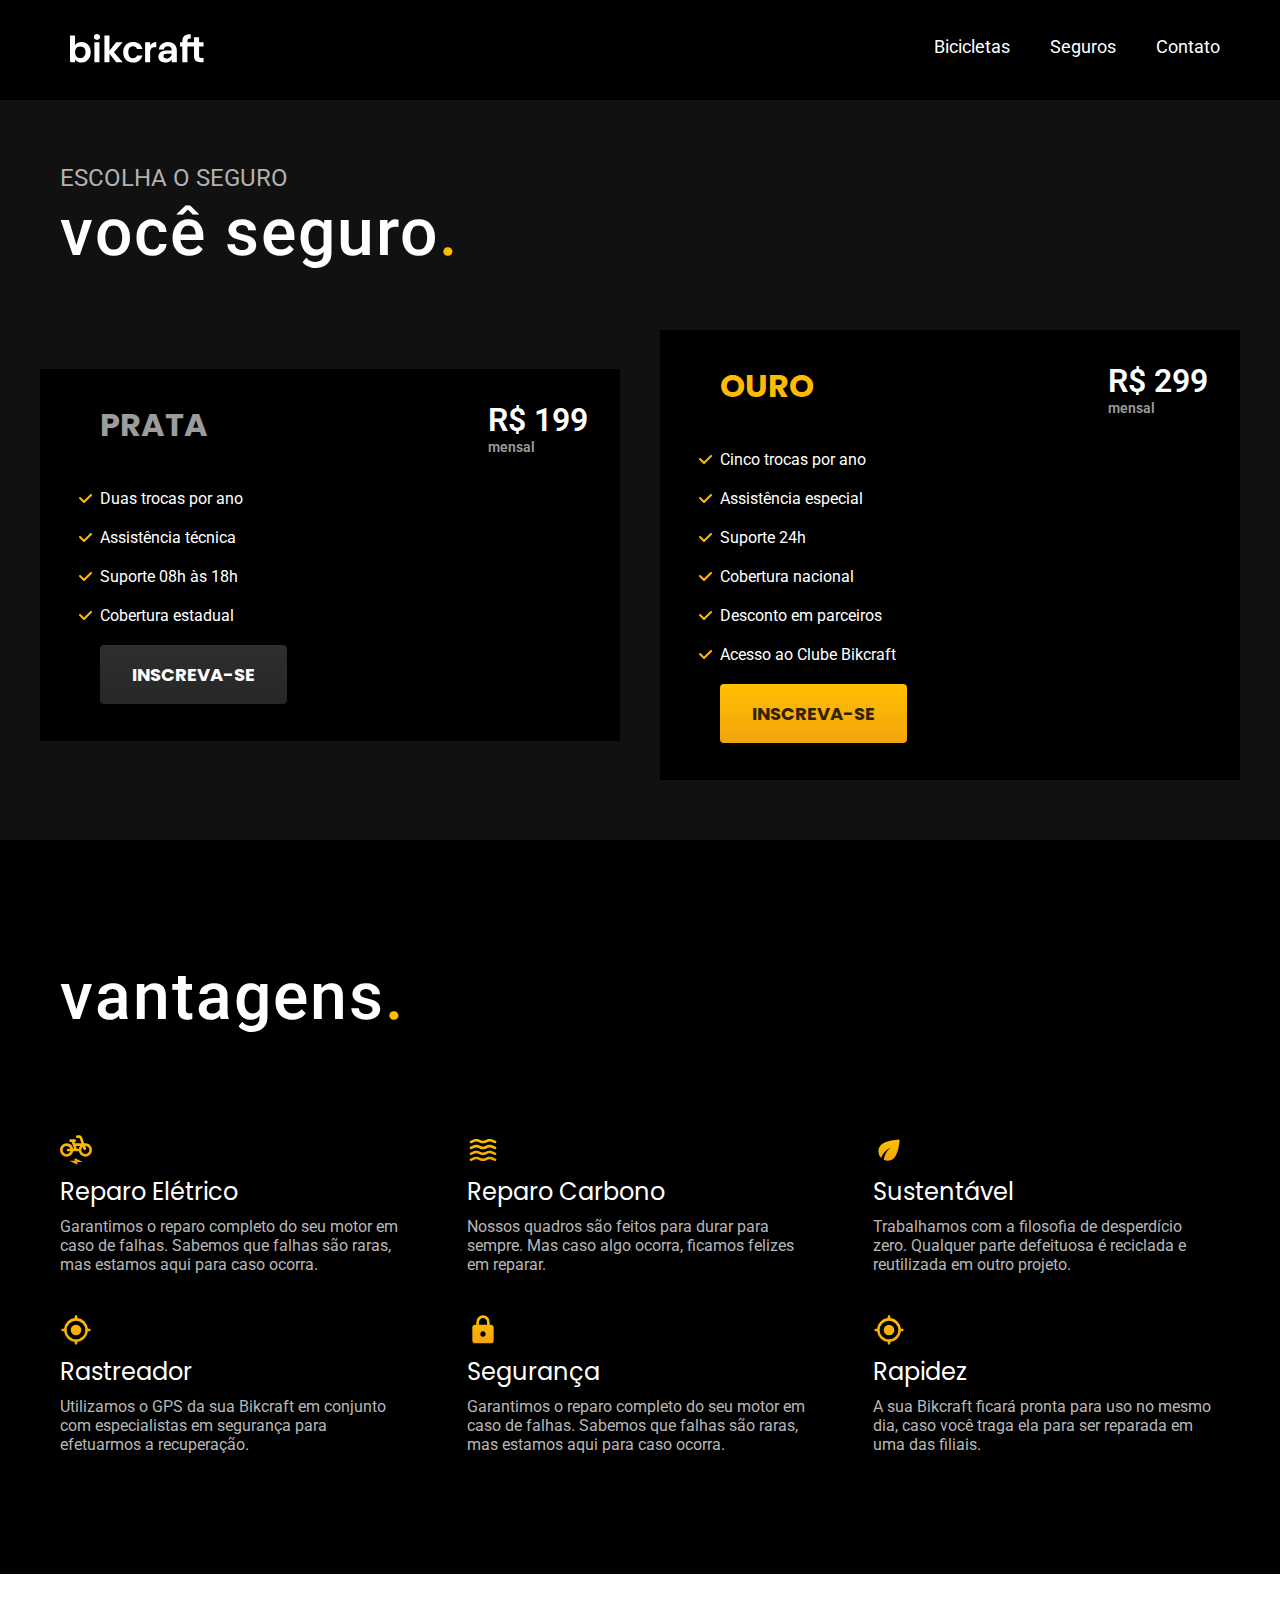
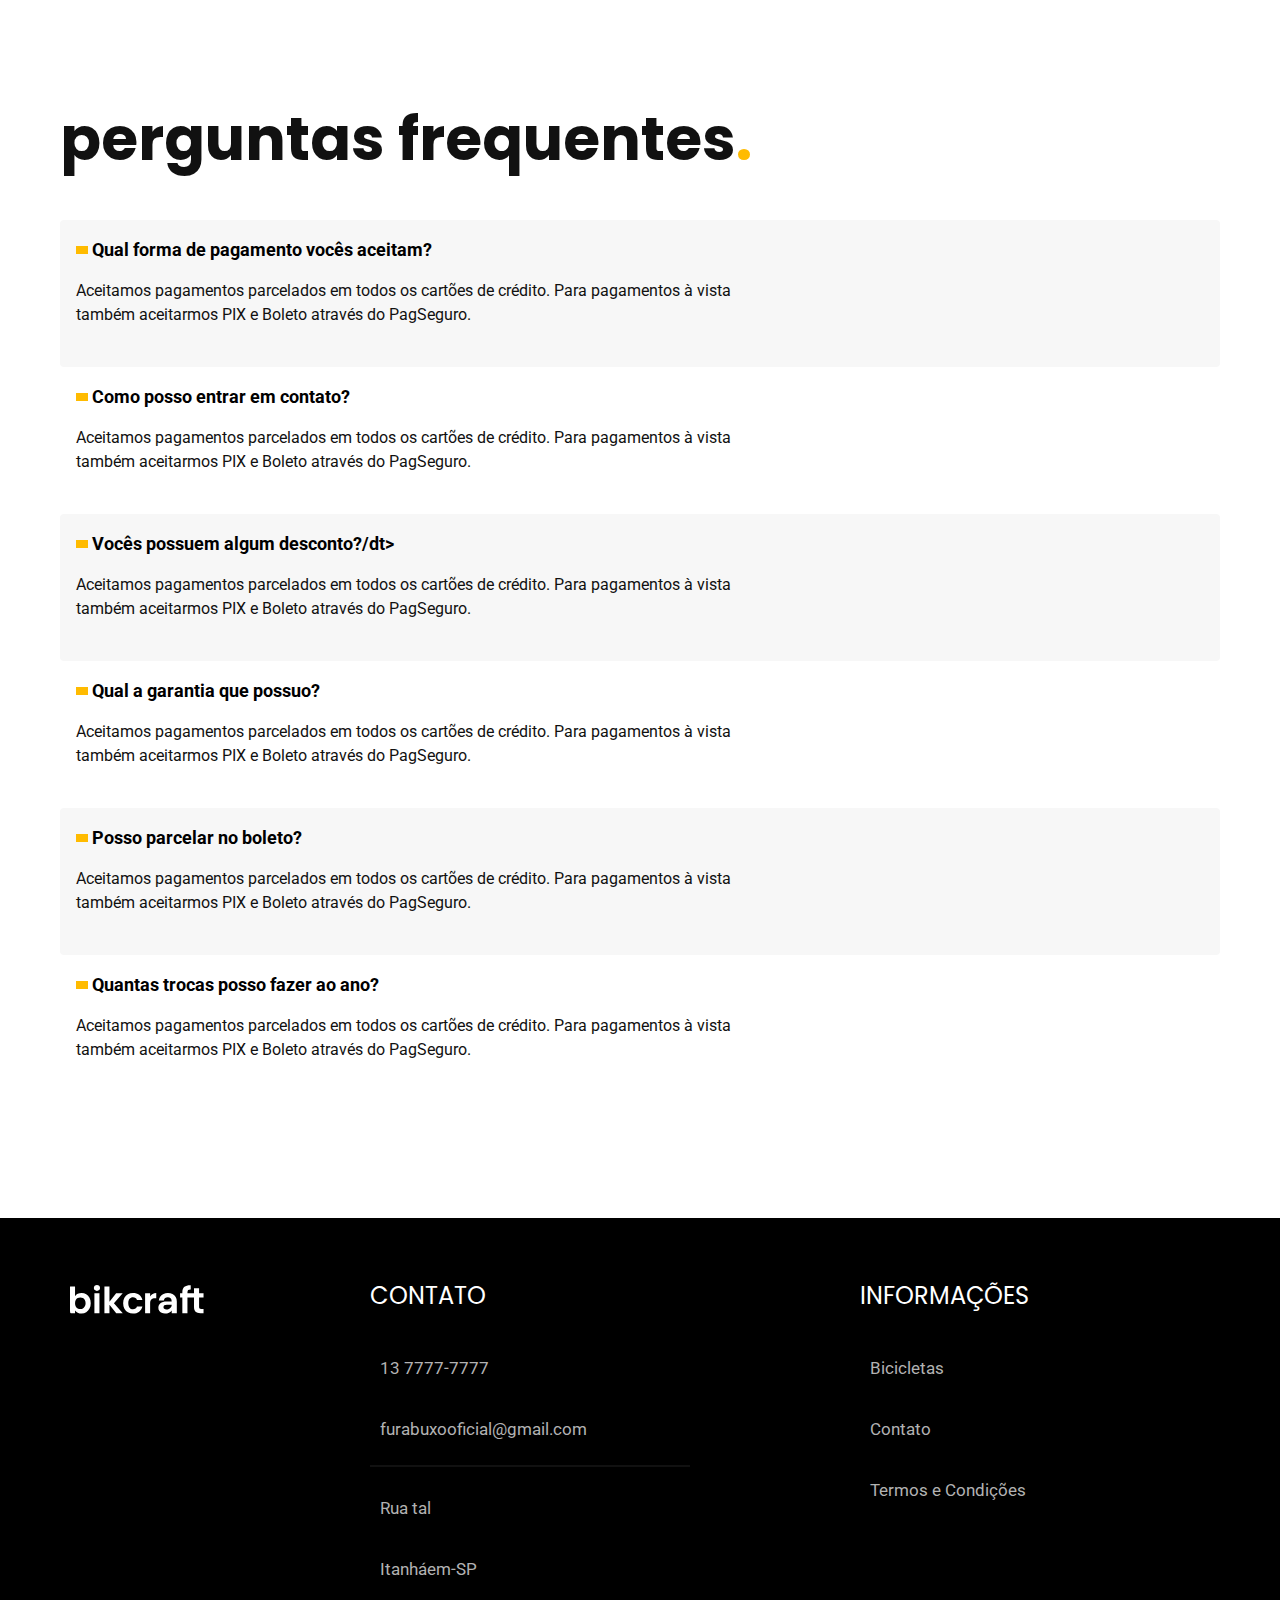
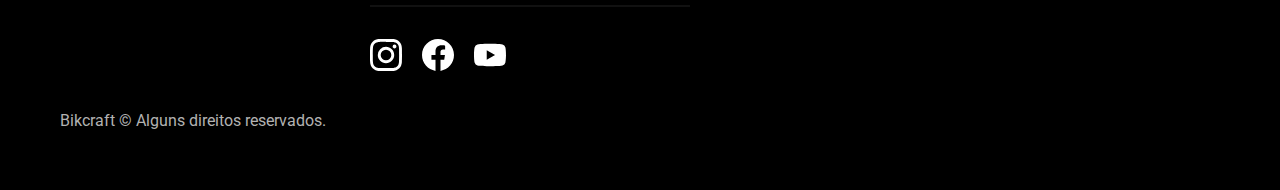
<file: seguros.html>
<!DOCTYPE html>
<html lang="pt-br">

<head>
    <meta charset="UTF-8">
    <meta http-equiv="X-UA-Compatible" content="IE=edge">
    <meta name="viewport" content="width=device-width, initial-scale=1.0">
    <meta name="description" content="#">
    <title>Seguros / Escolha</title>
    <link rel="stylesheet" href="./css/global/style.css">
    <link rel="preconnect" href="https://fonts.googleapis.com">
    <link rel="preconnect" href="https://fonts.gstatic.com" crossorigin>
    <link href="https://fonts.googleapis.com/css2?family=Poppins:wght@400;600&family=Roboto:wght@400;500&display=swap" rel="stylesheet">
    <link href="https://fonts.googleapis.com/css2?family=Merriweather:ital,wght@1,300;1,400;1,900&display=swap" rel="stylesheet">

<body id="seguros">
    <header class="header-fundo">
        <div class="header-menu container">
            <a href="./"><img src="./img/bikcraft.svg" alt="logo-marca"></a>
            <nav aria-label="navegação primaria">
                <ul class="header-nav">
                    <li><a href="./bicicletas.html">Bicicletas</a></li>
                    <li><a href="./seguros.html">Seguros</a></li>
                    <li><a href="./contato.html">Contato</a></li>
                </ul>
            </nav>
        </div>
    </header>


    <main>
        <div class="titulos-internos ">
            <p class="texto-bg-preto container">ESCOLHA O SEGURO</p>
            <h1 class="titulo-g container">você seguro<span>.</span></h1>
        </div>



    

    <div class="seguros">
    
            <div class="seguros-mensal">
                <div>
                    <h3>PRATA</h3>
                    <ul>
                        <li>Duas trocas por ano</li>
                        <li>Assistência técnica</li>
                         <li>Suporte 08h às 18h</li>
                        <li>Cobertura estadual</li>
                    </ul>
                    <a href="./orcamento.html" class="botao secundario">INSCREVA-SE</a>
                </div>
                <span>R$ 199</span>
            </div>
    
            <div class="seguros-mensal">
                <div>
                    <h3 id="ouro">OURO</h3>
                    <ul>
                        <li>Cinco trocas por ano</li>
                        <li>Assistência especial</li>
                        <li>Suporte 24h</li>
                        <li>Cobertura nacional</li>
                        <li>Desconto em parceiros</li>
                        <li>Acesso ao Clube Bikcraft</li>
                    </ul>
                    <a href="./orcamento.html" class="botao">INSCREVA-SE</a>
                </div>
                <span>R$ 299</span>
            </div>
    </div>
    <article class="vantagens">
        
        
        <div class="vantagens-conteudo container">
            <h2 class="titulo-g">vantagens<span>.</span></h2>
            <ul>
                <li><img src="./img/icones/eletrica.svg" alt=""></li>
                <li>
                    <h3>Reparo Elétrico</h3>
                </li>
                <li>
                    <p>Garantimos o reparo completo do seu motor em caso de falhas. Sabemos que falhas são raras, mas estamos aqui para caso ocorra.</p>
                </li>
            </ul>

            <ul>
                <li><img src="./img/icones/carbono.svg" alt=""></li>
                <li>
                    <h3>Reparo Carbono</h3>
                </li>
                <li>
                    <p>Nossos quadros são feitos para durar para sempre. Mas caso algo ocorra, ficamos felizes em reparar.</p>
                </li>
            </ul>

            <ul>
                <li><img src="./img/icones/sustentavel.svg" alt=""></li>
                <li>
                    <h3>Sustentável</h3>
                </li>
                <li>
                    <p>Trabalhamos com a filosofia de desperdício zero. Qualquer parte defeituosa é reciclada e reutilizada em outro projeto.</p>
                </li>
            </ul>

            <ul>
                <li><img src="./img/icones/rastreador.svg" alt=""></li>
                <li>
                    <h3>Rastreador</h3>
                </li>
                <li>
                    <p>Utilizamos o GPS da sua Bikcraft em conjunto com especialistas em segurança para efetuarmos a recuperação.</p>
                </li>
            </ul>

            <ul>
                <li><img src="./img/icones/seguro.svg" alt=""></li>
                <li>
                    <h3>Segurança</h3>
                </li>
                <li>
                    <p>Garantimos o reparo completo do seu motor em caso de falhas. Sabemos que falhas são raras, mas estamos aqui para caso ocorra.</p>
                </li>
            </ul>

            <ul>
                <li><img src="./img/icones/rastreador.svg" alt=""></li>
                <li>
                    <h3>Rapidez</h3>
                </li>
                <li>
                    <p>A sua Bikcraft ficará pronta para uso no mesmo dia, caso você traga ela para ser reparada em uma das filiais.</p>
                </li>
            </ul>
        </div>
    </article>
    </main>

    
    <article class="perguntas container">
        <h2>perguntas frequentes<span>.</span></h2>
        <dl>
            <div>
                <dt>Qual forma de pagamento vocês aceitam?</dt>
                <dd>Aceitamos pagamentos parcelados em todos os cartões de crédito. Para pagamentos à vista também aceitarmos PIX e Boleto através do PagSeguro.</dd>
            </div>

            <div>
                <dt>Como posso entrar em contato?</dt>
                <dd>Aceitamos pagamentos parcelados em todos os cartões de crédito. Para pagamentos à vista também aceitarmos PIX e Boleto através do PagSeguro.</dd>
            </div>

            <div>
                <dt>Vocês possuem algum desconto?/dt>
                <dd>Aceitamos pagamentos parcelados em todos os cartões de crédito. Para pagamentos à vista também aceitarmos PIX e Boleto através do PagSeguro.</dd>
            </div>

            <div>
                <dt>Qual a garantia que possuo?</dt>
                <dd>Aceitamos pagamentos parcelados em todos os cartões de crédito. Para pagamentos à vista também aceitarmos PIX e Boleto através do PagSeguro.</dd>
            </div>

            <div>
                <dt>Posso parcelar no boleto?</dt>
                <dd>Aceitamos pagamentos parcelados em todos os cartões de crédito. Para pagamentos à vista também aceitarmos PIX e Boleto através do PagSeguro.</dd>
            </div>

            <div>
                <dt>Quantas trocas posso fazer ao ano?</dt>
                <dd>Aceitamos pagamentos parcelados em todos os cartões de crédito. Para pagamentos à vista também aceitarmos PIX e Boleto através do PagSeguro.</dd>
            </div>
        </dl>
    </article>




    <footer>
        <div class="logo-footer">
            <a href="./"><img src="./img/bikcraft.svg" alt="logo-marca"></a>
        </div>
        <div>
            <h3>CONTATO</h3>
            <ul class="contatos">
                <li><a href="tel:+5513997379899">13 7777-7777</a></li>
                <li><a href="mailto:furabuxooficial@gmail.com">furabuxooficial@gmail.com</a></li>
                <li><a href="/">Rua tal</a></li>
                <li><a href="/">Itanháem-SP</a></li>
            </ul>
            <div class="footer-icones">
                <img src="./img/redes/instagram.svg" alt="instagram">
                <img src="./img/redes/facebook.svg" alt="facebook">
                <img src="./img/redes/youtube.svg" alt="youtube">
            </div>
        </div>
        <div>
            <h3>INFORMAÇÕES</h3>
            <nav>
                <ul>
                    <li><a href="./bicicletas.html">Bicicletas</a></li>
                    <li><a href="./contato.html">Contato</a></li>
                    <li><a href="./termos.html">Termos e Condições</a></li>
                </ul>
            </nav>
        </div>
        <p class="footer-copy">Bikcraft © Alguns direitos reservados.</p>
    </footer>
</body>

</html>
</file>
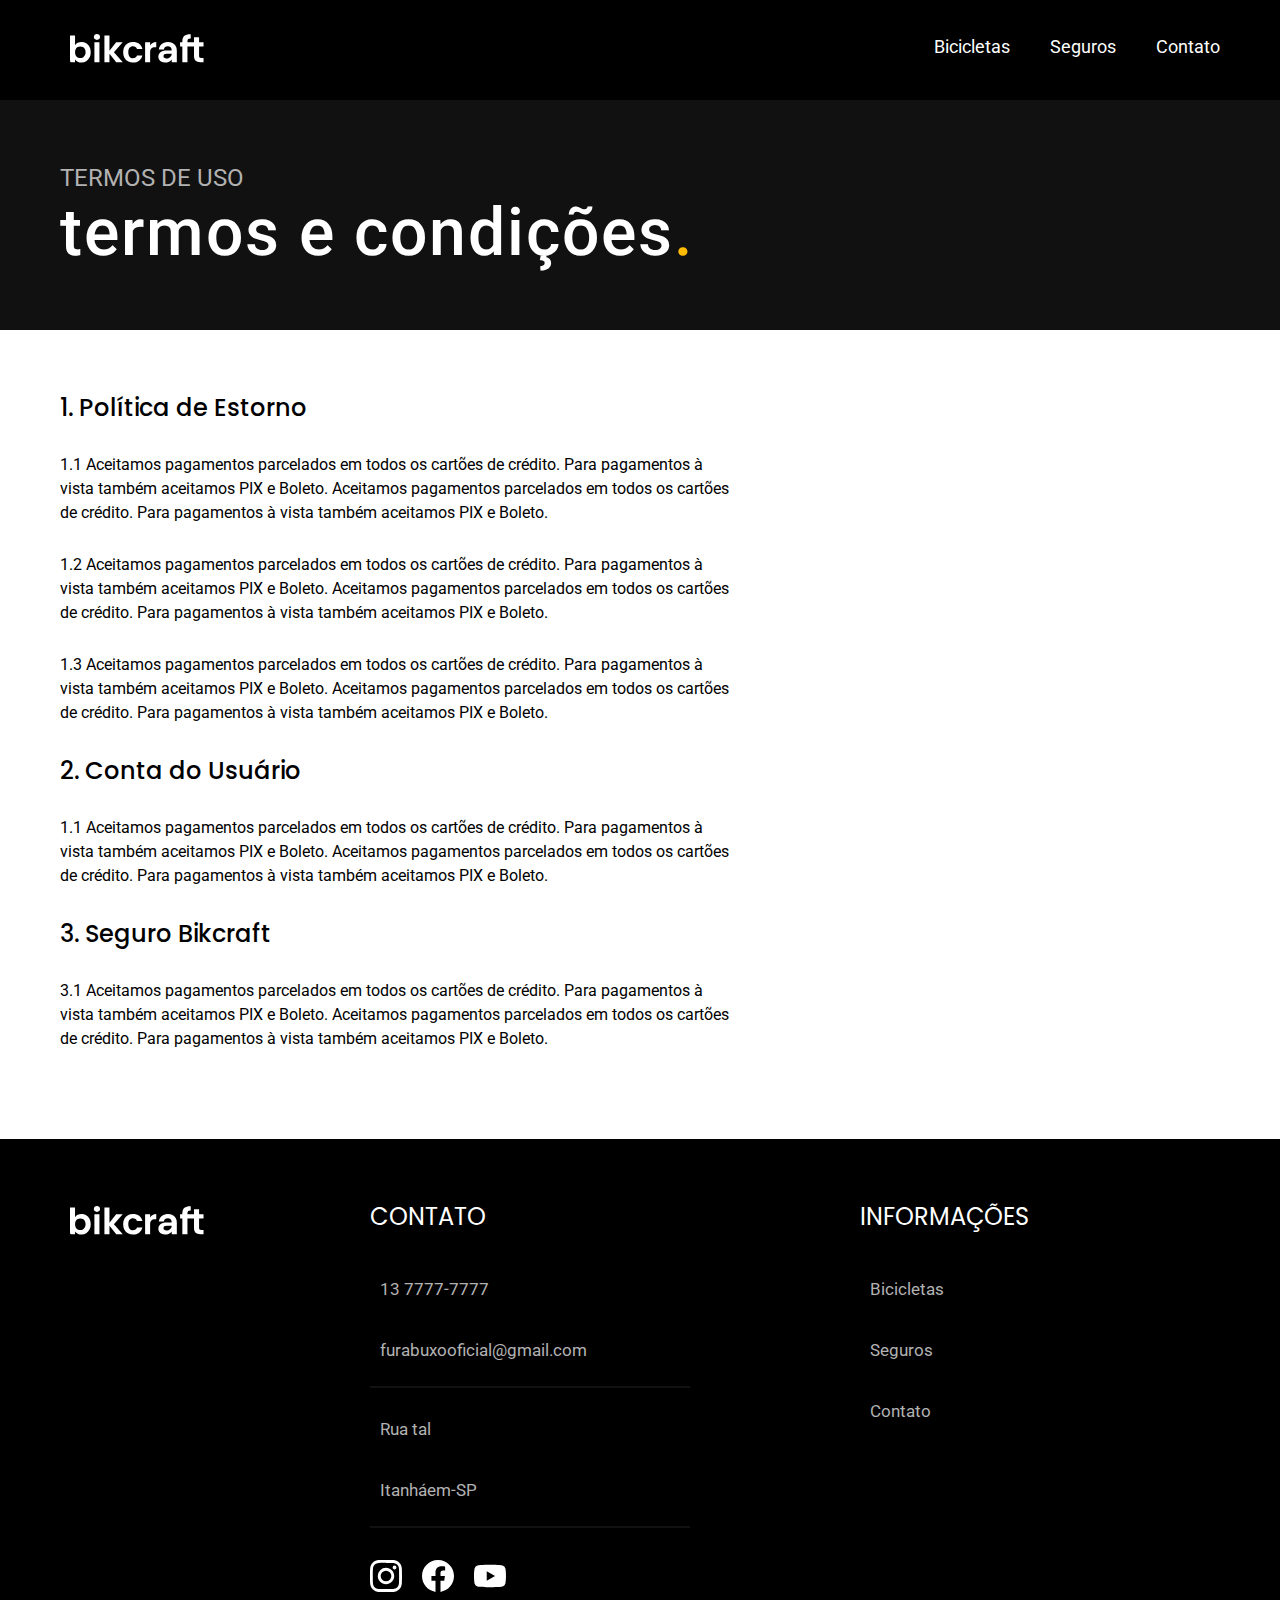
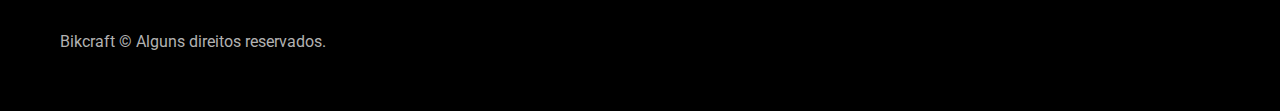
<file: termos.html>
<!DOCTYPE html>
<html lang="pt-br">

<head>
    <meta charset="UTF-8">
    <meta http-equiv="X-UA-Compatible" content="IE=edge">
    <meta name="viewport" content="width=device-width, initial-scale=1.0">
    <meta name="description" content="#">
    <title>Termos e Condições</title>
    <link rel="stylesheet" href="./css/global/style.css">
    <link rel="preconnect" href="https://fonts.googleapis.com">
    <link rel="preconnect" href="https://fonts.gstatic.com" crossorigin>
    <link href="https://fonts.googleapis.com/css2?family=Poppins:wght@400;600&family=Roboto:wght@400;500&display=swap" rel="stylesheet">
    <link href="https://fonts.googleapis.com/css2?family=Merriweather:ital,wght@1,300;1,400;1,900&display=swap" rel="stylesheet">

<body>
    <header class="header-fundo">
        <div class="header-menu container">
            <a href="./"><img src="./img/bikcraft.svg" alt="logo-marca"></a>
            <nav aria-label="navegação primaria">
                <ul class="header-nav">
                    <li><a href="/">Bicicletas</a></li>
                    <li><a href="/">Seguros</a></li>
                    <li><a href="/">Contato</a></li>
                </ul>
            </nav>
        </div>
    </header>








    <main>
        <div class="titulos-internos">
            <p class="texto-bg-preto container">TERMOS DE USO</p>
            <h1 class="titulo-g container">termos e condições<span>.</span></h1>
        </div>
        <div class="container termos">    
            <h2>1. Política de Estorno</h2>
            <p>1.1 Aceitamos pagamentos parcelados em todos os cartões de crédito. Para pagamentos à vista também aceitamos PIX e Boleto. Aceitamos pagamentos parcelados em todos os cartões de crédito. Para pagamentos à vista também aceitamos PIX e Boleto.</p>
            <p>1.2 Aceitamos pagamentos parcelados em todos os cartões de crédito. Para pagamentos à vista também aceitamos PIX e Boleto. Aceitamos pagamentos parcelados em todos os cartões de crédito. Para pagamentos à vista também aceitamos PIX e Boleto.</p>
            <p>1.3 Aceitamos pagamentos parcelados em todos os cartões de crédito. Para pagamentos à vista também aceitamos PIX e Boleto. Aceitamos pagamentos parcelados em todos os cartões de crédito. Para pagamentos à vista também aceitamos PIX e Boleto.</p>
            <h2>2. Conta do Usuário</h2>
            <p>1.1 Aceitamos pagamentos parcelados em todos os cartões de crédito. Para pagamentos à vista também aceitamos PIX e Boleto. Aceitamos pagamentos parcelados em todos os cartões de crédito. Para pagamentos à vista também aceitamos PIX e Boleto.</p>
            <h2>3. Seguro Bikcraft</h2>
            <p>3.1 Aceitamos pagamentos parcelados em todos os cartões de crédito. Para pagamentos à vista também aceitamos PIX e Boleto. Aceitamos pagamentos parcelados em todos os cartões de crédito. Para pagamentos à vista também aceitamos PIX e Boleto.</p>
        </div>


    </main>












    <footer>
        <div class="logo-footer">
            <a href="./"><img src="./img/bikcraft.svg" alt="logo-marca"></a>
        </div>
        <div>
            <h3>CONTATO</h3>
            <ul class="contatos">
                <li><a href="tel:+5513997379899">13 7777-7777</a></li>
                <li><a href="mailto:furabuxooficial@gmail.com">furabuxooficial@gmail.com</a></li>
                <li><a href="/">Rua tal</a></li>
                <li><a href="/">Itanháem-SP</a></li>
            </ul>
            <div class="footer-icones">
                <img src="./img/redes/instagram.svg" alt="instagram">
                <img src="./img/redes/facebook.svg" alt="facebook">
                <img src="./img/redes/youtube.svg" alt="youtube">
            </div>
        </div>
        <div>
            <h3>INFORMAÇÕES</h3>
            <nav>
                <ul>
                    <li><a href="./bicicletas.html">Bicicletas</a></li>
                    <li><a href="./seguros.html">Seguros</a></li>
                    <li><a href="./contato.html">Contato</a></li>
                </ul>
            </nav>
        </div>
        <p class="footer-copy">Bikcraft © Alguns direitos reservados.</p>
    </footer>
</body>

</html>
</file>
<file: css/global/style.css>
@import url(../global/utilitarios.css);

/*HOME*/
@import url(../home/header.css);
@import url(../home/main.css);
@import url(../home/escolha.css);
@import url(../home/tecnologias.css);
@import url(../home/parceiros.css);
@import url(../home/depoimentos.css);
@import url(../home/footer.css);


/*BICICLETAS*/
@import url(../bicicletas/bicicletas.css);
@import url(../bicicletas/bikcraft.css);

/*TERMOS E CONDIÇÕES*/
@import url(../termos/termos.css);

/*SEGUROS*/
@import url(../seguros/seguros-home.css);
@import url(../seguros/seguros.css);
@import url(../seguros/perguntas.css);

/*CONTATOS*/
@import url(../contatos/contato.css);
@import url(../contatos/local.css);

/*ORÇAMENTOS*/
@import url(../orcamento/orcamento.css);


body,p,blockquote{
    margin: 0px;

    font-family: 'Roboto';
}

h1,h2,h3,h4{
    font-family: 'poppins';
    margin: 0px;
}

ul{
    list-style: none;
    margin: 0px;
    padding: 0px;
}

a{
    text-decoration: none;
    font-family: 'roboto';
}

img{

    height: auto;
    display: block;
    border-radius: 4px;
}
</file>
